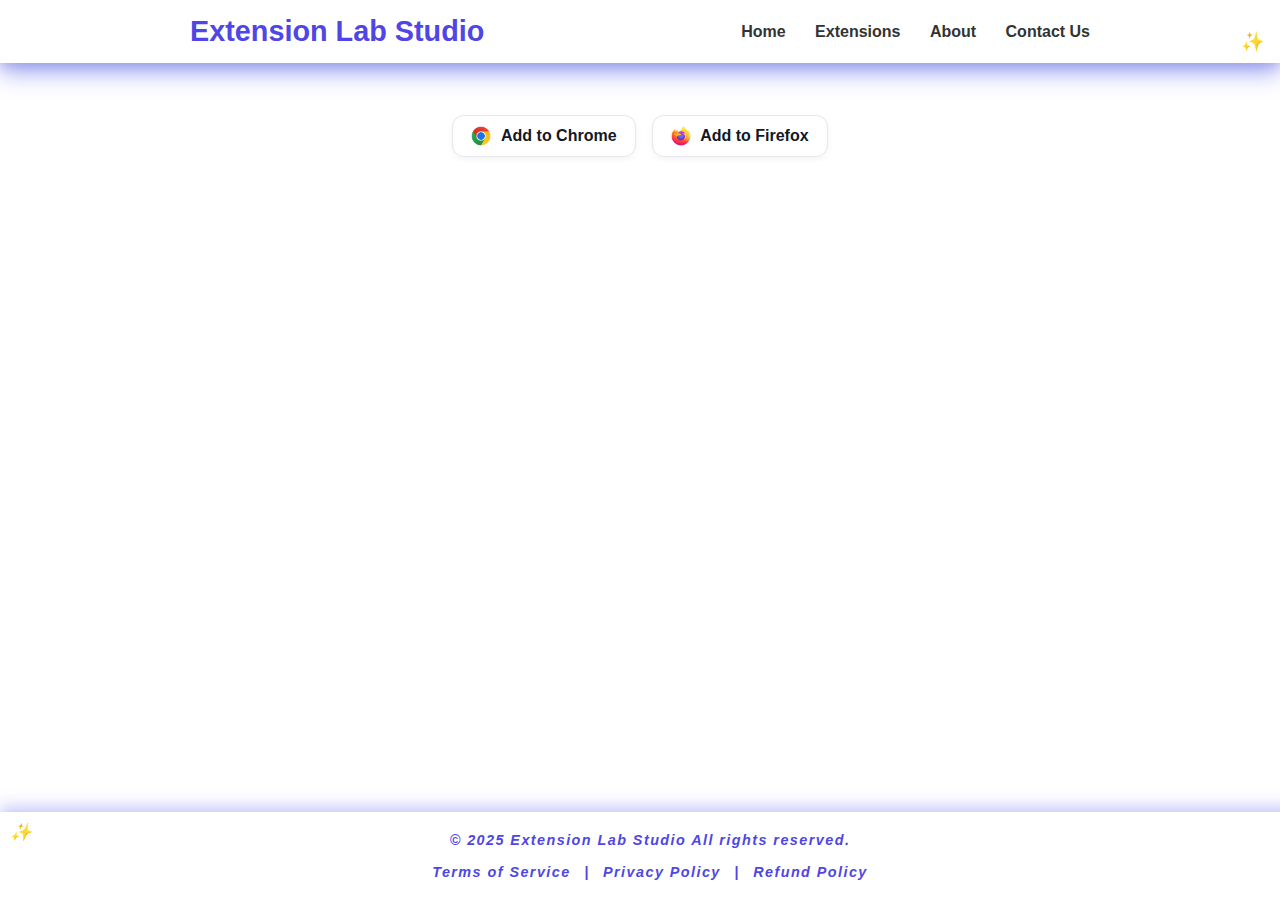
<file: index.html>
<!DOCTYPE html>
<html lang="en">
<head>
  <meta charset="UTF-8" />
  <meta name="viewport" content="width=device-width, initial-scale=1.0" />
  <title>Extension Lab Studio</title>
  <link rel="stylesheet" href="css/style-head-footer.css" />
  <link rel="stylesheet" href="css/style-main.css" />
</head>
<body>
  <!-- Подключаем header -->
  <div id="header"></div>

  <!-- Подключаем main -->
  <main id="main"></main>

  <!-- Подключаем footer -->
  <div id="footer"></div>

  <script src="js/script.js"></script>
</body>
</html>
</file>
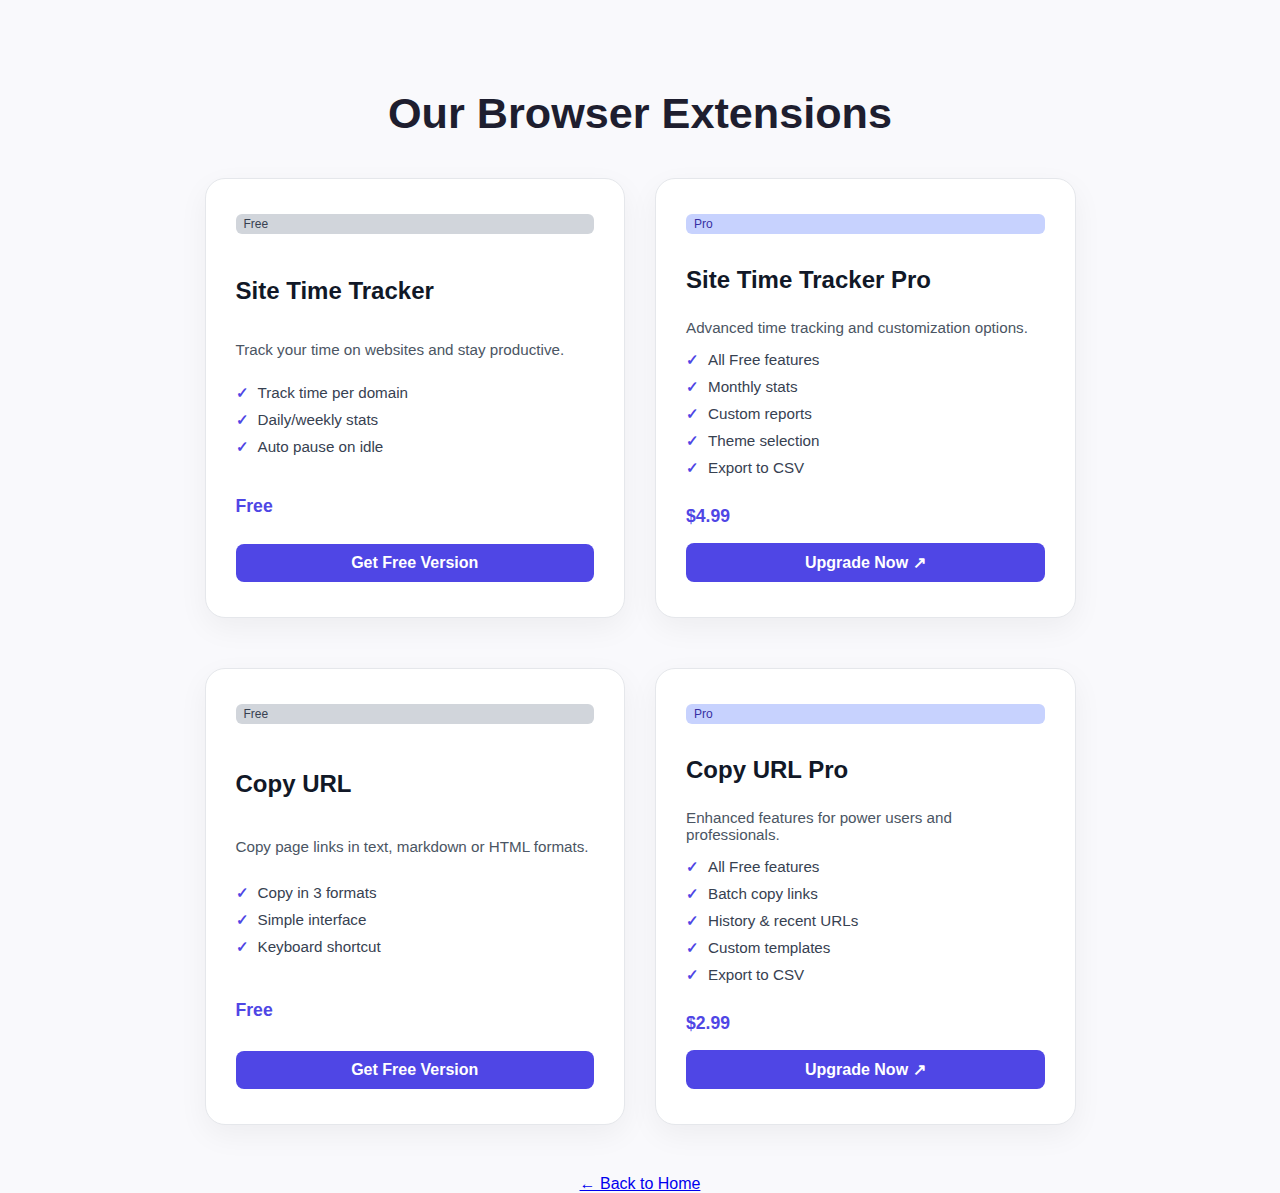
<file: extensions.html>
<!DOCTYPE html>
<html lang="en">
<head>
  <meta charset="UTF-8" />
  <meta name="viewport" content="width=device-width, initial-scale=1" />
  <title>Extensions – Extension Lab Studio</title>
  <link rel="stylesheet" href="css/style-head-footer.css" />
  <link rel="stylesheet" href="css/style-main.css" />
  <style>
    body {
      font-family: 'Inter', sans-serif;
      background-color: #f9f9fc;
      margin: 0;
      padding: 0;
      color: #333;
    }

    .extensions {
      max-width: 1100px;
      margin: 60px auto;
      padding: 0 20px;
      text-align: center;
    }

    .extensions h1 {
      font-size: 2.7rem;
      color: #1e1e2f;
      margin-bottom: 40px;
    }

    .pair {
      display: flex;
      flex-wrap: wrap;
      gap: 30px;
      justify-content: center;
      margin-bottom: 50px;
    }

    .card {
      flex: 1 1 300px;
      background: white;
      border: 1px solid #e5e7eb;
      border-radius: 20px;
      padding: 35px 30px;
      box-shadow: 0 10px 30px rgba(0, 0, 0, 0.05);
      text-align: left;
      display: flex;
      flex-direction: column;
      justify-content: space-between;
      transition: transform 0.2s ease, box-shadow 0.2s ease;
      max-width: 500px;
    }

    .card:hover {
      transform: translateY(-6px);
      box-shadow: 0 12px 40px rgba(79, 70, 229, 0.25);
    }

    .card h2 {
      font-size: 1.5rem;
      margin-bottom: 10px;
      color: #111827;
    }

    .card p {
      font-size: 0.95rem;
      margin-bottom: 15px;
      color: #4b5563;
    }

    .features {
      margin: 0 0 20px;
      padding: 0;
      list-style: none;
    }

    .features li {
      margin-bottom: 10px;
      padding-left: 22px;
      position: relative;
      color: #374151;
      font-size: 0.95rem;
    }

    .features li::before {
      content: '✓';
      position: absolute;
      left: 0;
      color: #4f46e5;
      font-weight: bold;
    }

    .price {
      font-size: 1.1rem;
      font-weight: 600;
      margin-bottom: 16px;
      color: #4f46e5;
    }

    .button {
      text-align: center;
      background-color: #4f46e5;
      color: white;
      padding: 10px 18px;
      border-radius: 8px;
      text-decoration: none;
      font-weight: 600;
      transition: background 0.3s ease;
    }

    .button:hover {
      background-color: #4338ca;
    }

    .back-home {
      display: inline-block;
      margin-top: 50px;
      text-decoration: none;
      color: #4f46e5;
      font-weight: 500;
      transition: color 0.2s ease;
    }

    .back-home:hover {
      color: #3730a3;
    }

    footer {
      margin-top: 60px;
    }

    .label {
      display: inline-block;
      padding: 3px 8px;
      font-size: 0.75rem;
      background-color: #d1d5db;
      border-radius: 6px;
      color: #374151;
      margin-bottom: 12px;
    }

    .pro .label {
      background-color: #c7d2fe;
      color: #3730a3;
    }
  </style>
</head>
<body>

  <section class="extensions">
    <h1>Our Browser Extensions</h1>

    <!-- Site Time Tracker -->
    <div class="pair">
      <div class="card">
        <span class="label">Free</span>
        <h2>Site Time Tracker</h2>
        <p>Track your time on websites and stay productive.</p>
        <ul class="features">
          <li>Track time per domain</li>
          <li>Daily/weekly stats</li>
          <li>Auto pause on idle</li>
        </ul>
        <div class="price">Free</div>
        <a href="#" class="button">Get Free Version</a>
      </div>

      <div class="card pro">
        <span class="label">Pro</span>
        <h2>Site Time Tracker Pro</h2>
        <p>Advanced time tracking and customization options.</p>
        <ul class="features">
          <li>All Free features</li>
          <li>Monthly stats</li>
          <li>Custom reports</li>
          <li>Theme selection</li>
          <li>Export to CSV</li>
        </ul>
        <div class="price">$4.99</div>
        <a href="#" class="button">Upgrade Now ↗</a>
      </div>
    </div>

    <!-- Copy URL -->
    <div class="pair">
      <div class="card">
        <span class="label">Free</span>
        <h2>Copy URL</h2>
        <p>Copy page links in text, markdown or HTML formats.</p>
        <ul class="features">
          <li>Copy in 3 formats</li>
          <li>Simple interface</li>
          <li>Keyboard shortcut</li>
        </ul>
        <div class="price">Free</div>
        <a href="#" class="button">Get Free Version</a>
      </div>

      <div class="card pro">
        <span class="label">Pro</span>
        <h2>Copy URL Pro</h2>
        <p>Enhanced features for power users and professionals.</p>
        <ul class="features">
          <li>All Free features</li>
          <li>Batch copy links</li>
          <li>History & recent URLs</li>
          <li>Custom templates</li>
          <li>Export to CSV</li>
        </ul>
        <div class="price">$2.99</div>
        <a href="#" class="button">Upgrade Now ↗</a>
      </div>
    </div>

 <a href="index.html" class="btn-back">← Back to Home</a>

  </section>

</body>
</html>
</file>
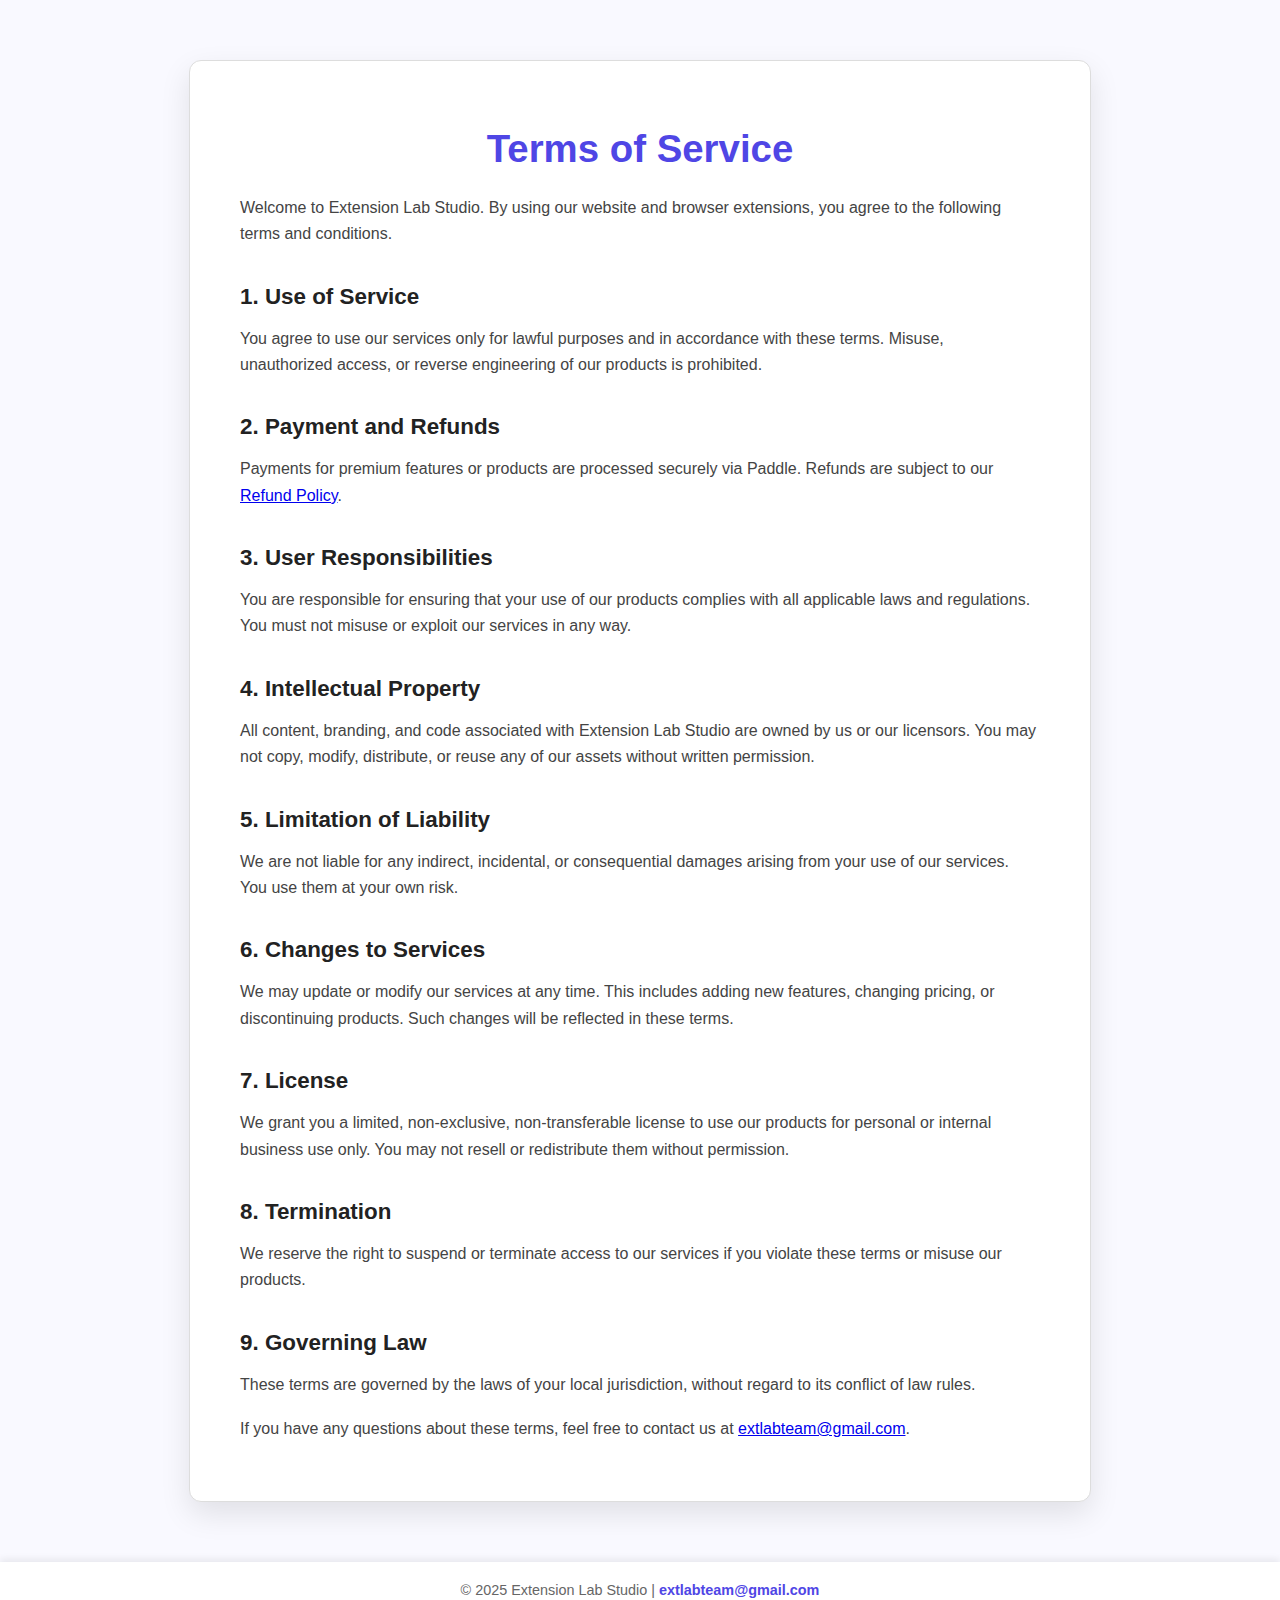
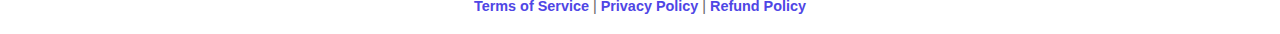
<file: privacy.html>
<!DOCTYPE html>
<html lang="en">
<head>
  <meta charset="UTF-8" />
  <meta name="viewport" content="width=device-width, initial-scale=1" />
  <title>Privacy Policy</title>
<link rel="stylesheet" href="css/style-policy.css" />

</head>
<body>

  <main class="policy-container">
  <div class="policy-box">
    <h1>Terms of Service</h1>
    <p>Welcome to Extension Lab Studio. By using our website and browser extensions, you agree to the following terms and conditions.</p>

    <h2>1. Use of Service</h2>
    <p>You agree to use our services only for lawful purposes and in accordance with these terms. Misuse, unauthorized access, or reverse engineering of our products is prohibited.</p>

    <h2>2. Payment and Refunds</h2>
    <p>Payments for premium features or products are processed securely via Paddle. Refunds are subject to our <a href="refund.html">Refund Policy</a>.</p>

    <h2>3. User Responsibilities</h2>
    <p>You are responsible for ensuring that your use of our products complies with all applicable laws and regulations. You must not misuse or exploit our services in any way.</p>

    <h2>4. Intellectual Property</h2>
    <p>All content, branding, and code associated with Extension Lab Studio are owned by us or our licensors. You may not copy, modify, distribute, or reuse any of our assets without written permission.</p>

    <h2>5. Limitation of Liability</h2>
    <p>We are not liable for any indirect, incidental, or consequential damages arising from your use of our services. You use them at your own risk.</p>

    <h2>6. Changes to Services</h2>
    <p>We may update or modify our services at any time. This includes adding new features, changing pricing, or discontinuing products. Such changes will be reflected in these terms.</p>

    <h2>7. License</h2>
    <p>We grant you a limited, non-exclusive, non-transferable license to use our products for personal or internal business use only. You may not resell or redistribute them without permission.</p>

    <h2>8. Termination</h2>
    <p>We reserve the right to suspend or terminate access to our services if you violate these terms or misuse our products.</p>

    <h2>9. Governing Law</h2>
    <p>These terms are governed by the laws of your local jurisdiction, without regard to its conflict of law rules.</p>

    <p>If you have any questions about these terms, feel free to contact us at <a href="mailto:extlabteam@gmail.com">extlabteam@gmail.com</a>.</p>
  </div>
</main>


  <footer>
    &copy; 2025 Extension Lab Studio | <a href="mailto:extlabteam@gmail.com">extlabteam@gmail.com</a><br>
    <nav class="footer-policies">
      <a href="terms.html">Terms of Service</a> |
      <a href="privacy.html">Privacy Policy</a> |
      <a href="refund.html">Refund Policy</a>
    </nav>
  </footer>

</body>
</html>
</file>
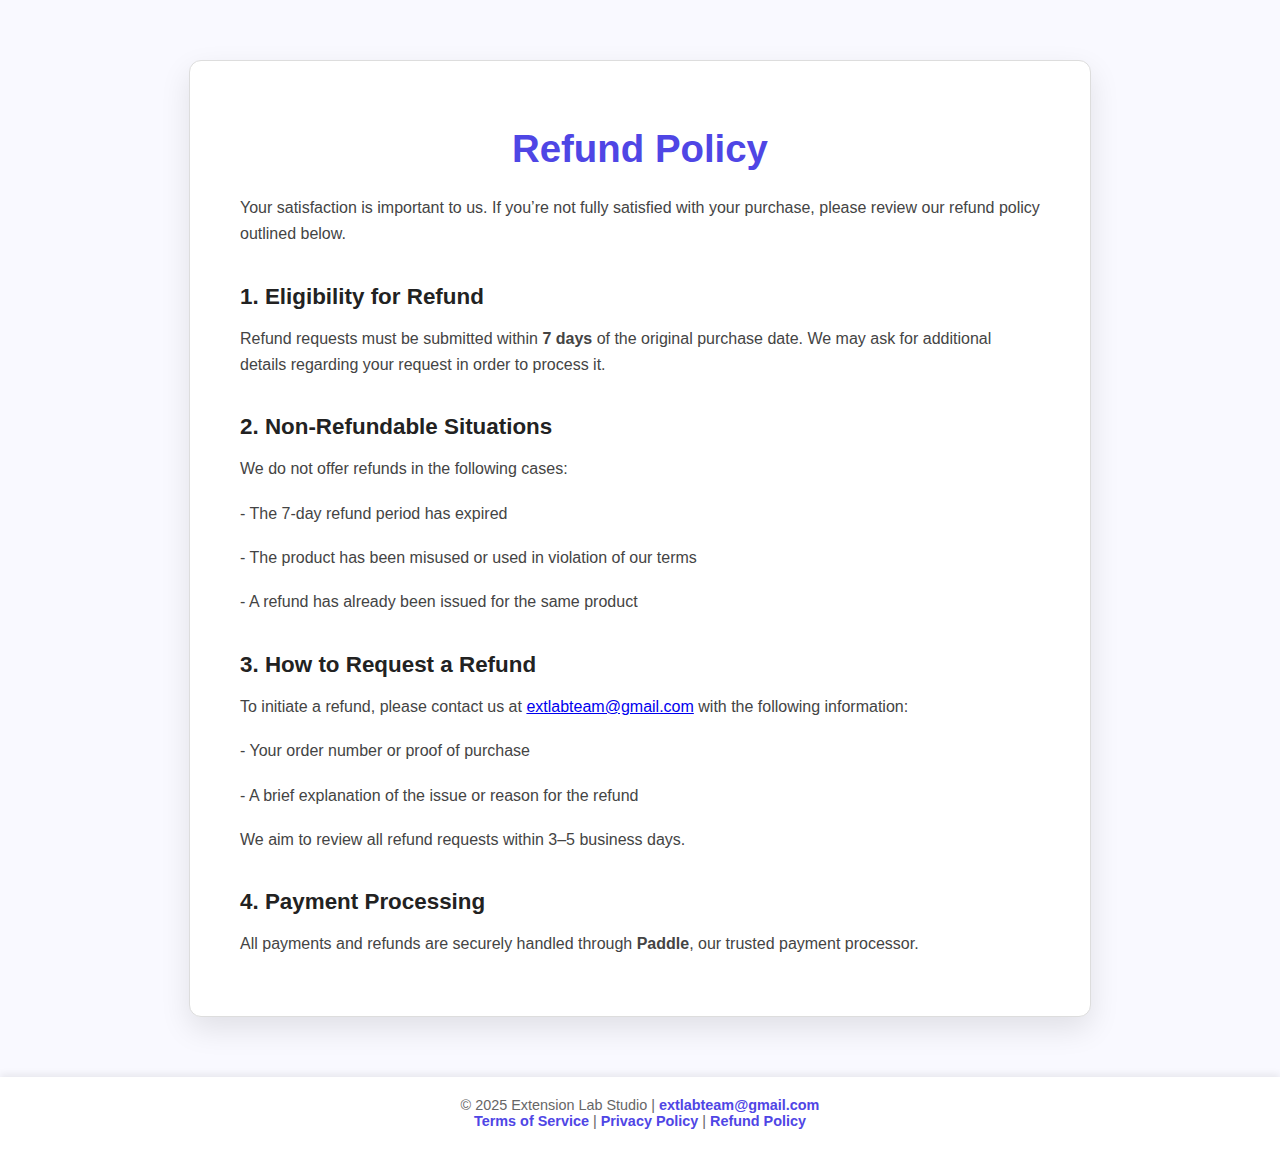
<file: refund.html>
<!DOCTYPE html>
<html lang="en">
<head>
  <meta charset="UTF-8" />
  <meta name="viewport" content="width=device-width, initial-scale=1" />
  <title>Refund Policy</title>
<link rel="stylesheet" href="css/style-policy.css" />
</head>
<body>

  <main class="policy-container">
  <div class="policy-box">
    <h1>Refund Policy</h1>
    <p>Your satisfaction is important to us. If you’re not fully satisfied with your purchase, please review our refund policy outlined below.</p>

    <h2>1. Eligibility for Refund</h2>
    <p>Refund requests must be submitted within <strong>7 days</strong> of the original purchase date. We may ask for additional details regarding your request in order to process it.</p>

    <h2>2. Non-Refundable Situations</h2>
    <p>We do not offer refunds in the following cases:</p>
    <p>- The 7-day refund period has expired</p>
    <p>- The product has been misused or used in violation of our terms</p>
    <p>- A refund has already been issued for the same product</p>

    <h2>3. How to Request a Refund</h2>
    <p>To initiate a refund, please contact us at <a href="mailto:extlabteam@gmail.com">extlabteam@gmail.com</a> with the following information:</p>
    <p>- Your order number or proof of purchase</p>
    <p>- A brief explanation of the issue or reason for the refund</p>
    <p>We aim to review all refund requests within 3–5 business days.</p>

    <h2>4. Payment Processing</h2>
    <p>All payments and refunds are securely handled through <strong>Paddle</strong>, our trusted payment processor.</p>
  </div>
</main>


  <footer>
    &copy; 2025 Extension Lab Studio | <a href="mailto:extlabteam@gmail.com">extlabteam@gmail.com</a><br>
    <nav class="footer-policies">
      <a href="terms.html">Terms of Service</a> |
      <a href="privacy.html">Privacy Policy</a> |
      <a href="refund.html">Refund Policy</a>
    </nav>
  </footer>

</body>
</html>
</file>
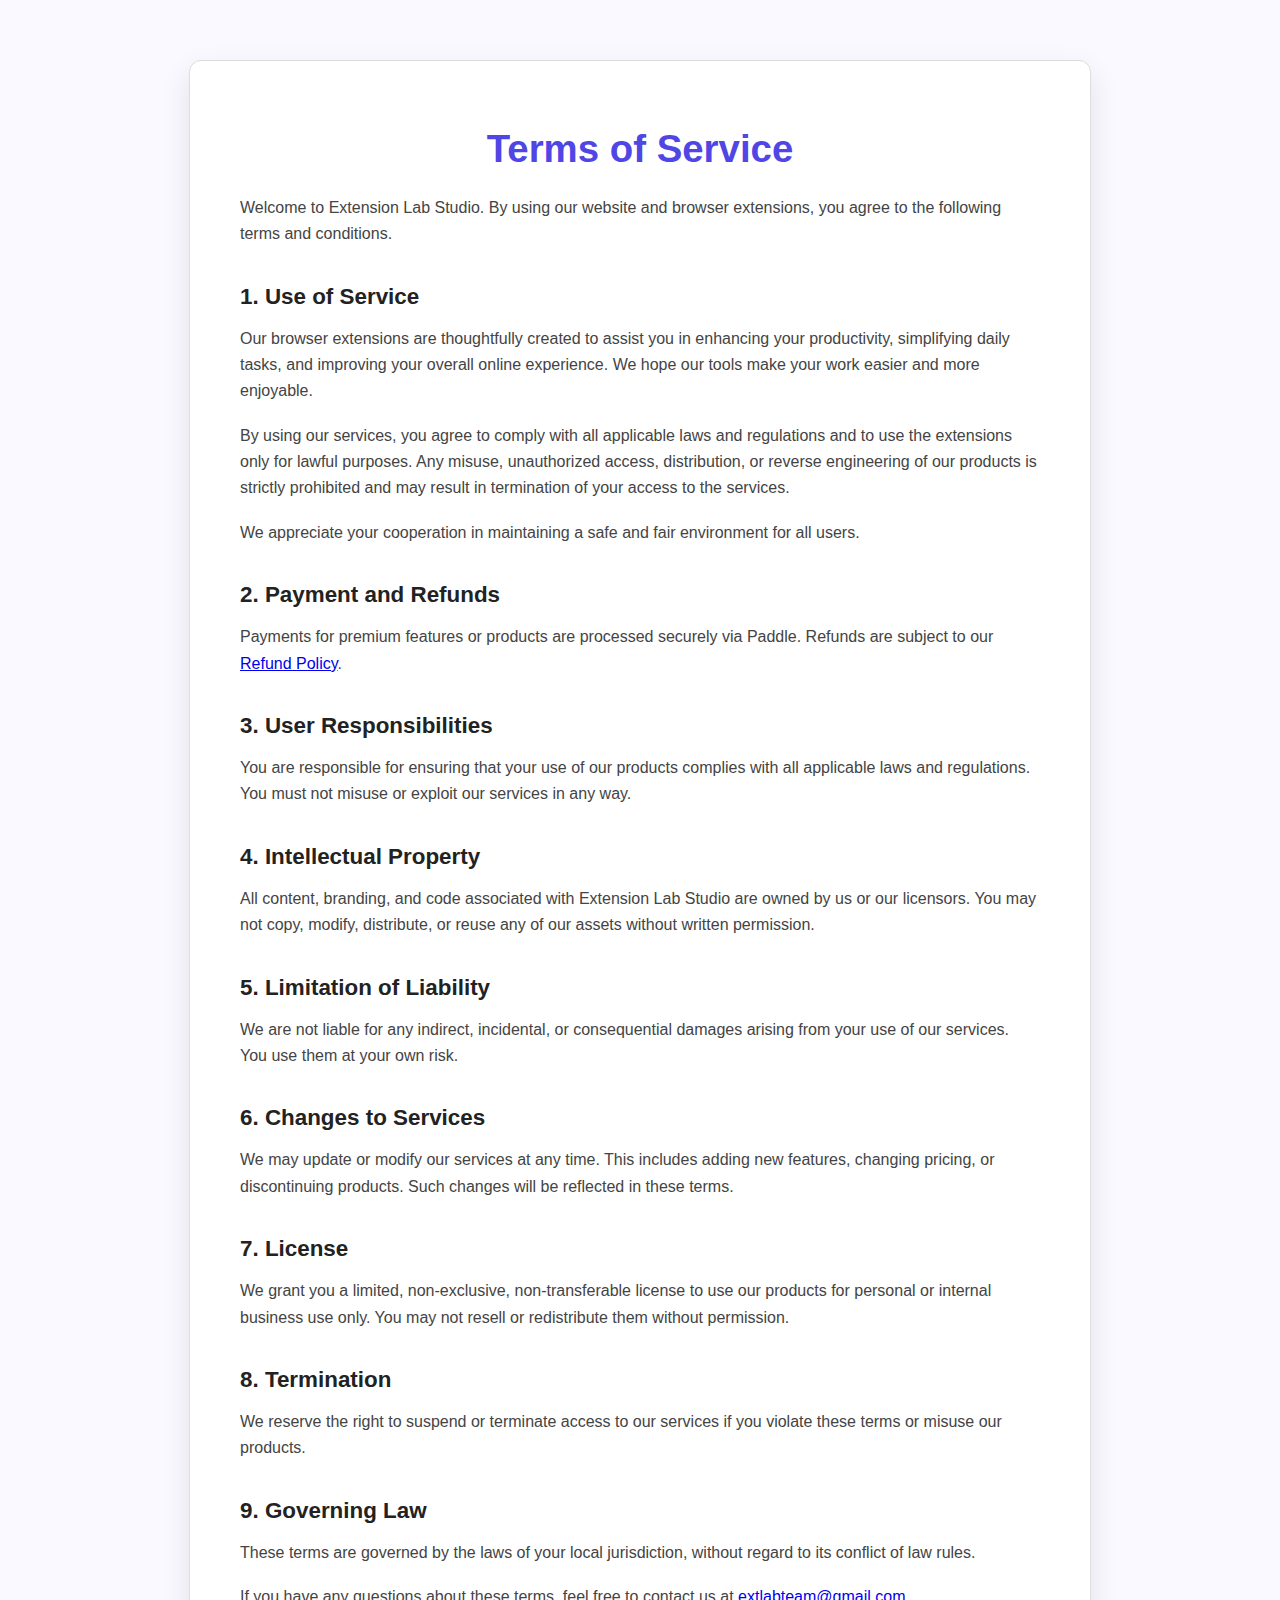
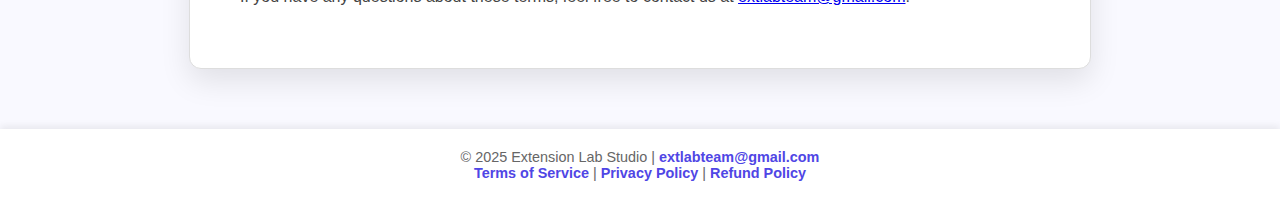
<file: terms.html>
<!DOCTYPE html>
<html lang="en">
<head>
  <meta charset="UTF-8" />
  <meta name="viewport" content="width=device-width, initial-scale=1" />
  <title>Terms of Service</title>
<link rel="stylesheet" href="css/style-policy.css" />

</head>
<body>

  <main class="policy-container">
  <div class="policy-box">
    <h1>Terms of Service</h1>
    <p>Welcome to Extension Lab Studio. By using our website and browser extensions, you agree to the following terms and conditions.</p>

   <h2>1. Use of Service</h2>
<p>Our browser extensions are thoughtfully created to assist you in enhancing your productivity, simplifying daily tasks, and improving your overall online experience. We hope our tools make your work easier and more enjoyable.</p>
<p>By using our services, you agree to comply with all applicable laws and regulations and to use the extensions only for lawful purposes. Any misuse, unauthorized access, distribution, or reverse engineering of our products is strictly prohibited and may result in termination of your access to the services.</p>
<p>We appreciate your cooperation in maintaining a safe and fair environment for all users.</p>


    <h2>2. Payment and Refunds</h2>
    <p>Payments for premium features or products are processed securely via Paddle. Refunds are subject to our <a href="refund.html">Refund Policy</a>.</p>

    <h2>3. User Responsibilities</h2>
    <p>You are responsible for ensuring that your use of our products complies with all applicable laws and regulations. You must not misuse or exploit our services in any way.</p>

    <h2>4. Intellectual Property</h2>
    <p>All content, branding, and code associated with Extension Lab Studio are owned by us or our licensors. You may not copy, modify, distribute, or reuse any of our assets without written permission.</p>

    <h2>5. Limitation of Liability</h2>
    <p>We are not liable for any indirect, incidental, or consequential damages arising from your use of our services. You use them at your own risk.</p>

    <h2>6. Changes to Services</h2>
    <p>We may update or modify our services at any time. This includes adding new features, changing pricing, or discontinuing products. Such changes will be reflected in these terms.</p>

    <h2>7. License</h2>
    <p>We grant you a limited, non-exclusive, non-transferable license to use our products for personal or internal business use only. You may not resell or redistribute them without permission.</p>

    <h2>8. Termination</h2>
    <p>We reserve the right to suspend or terminate access to our services if you violate these terms or misuse our products.</p>

    <h2>9. Governing Law</h2>
    <p>These terms are governed by the laws of your local jurisdiction, without regard to its conflict of law rules.</p>

    <p>If you have any questions about these terms, feel free to contact us at <a href="mailto:extlabteam@gmail.com">extlabteam@gmail.com</a>.</p>
  </div>
</main>

  <footer>
    &copy; 2025 Extension Lab Studio | <a href="mailto:extlabteam@gmail.com">extlabteam@gmail.com</a><br>
    <nav class="footer-policies">
      <a href="terms.html">Terms of Service</a> |
      <a href="privacy.html">Privacy Policy</a> |
      <a href="refund.html">Refund Policy</a>
    </nav>
  </footer>

</body>
</html>
</file>
<file: css/style-head-footer.css>
/* Сброс и базовые стили для header и footer */
header, footer {
  background-color: #fff;
  box-shadow: 0 2px 5px rgba(0,0,0,0.1);
  width: 100%;
  padding: 15px 0;
  font-family: 'Inter', sans-serif;
  transition: box-shadow 0.3s ease;
  position: relative;
}

/* Подсветка для header */
header {
  box-shadow:
    0 6px 15px rgba(75, 85, 239, 0.3), /* подсветка снизу */
    0 2px 5px rgba(0,0,0,0.05);
}

header:hover {
  box-shadow:
    0 8px 25px rgba(75, 85, 239, 0.6), /* усиленная подсветка при ховере */
    0 4px 10px rgba(0,0,0,0.1);
}

/* Звёздочка справа внизу header */
header::after {
  content: "✨";
  font-weight: 900;
  font-size: 1.2rem;
  color: #6366f1;
  position: absolute;
  bottom: 10px;
  right: 15px;
  user-select: none;
}

/* Контейнер для центрирования и отступов */
.container {
  max-width: 900px;
  margin: 0 auto;
  padding: 0 20px;
  display: flex;
  align-items: center;
  justify-content: space-between;
}

/* Логотип */
.logo {
  font-weight: 700;
  font-size: 1.8rem;
  color: #4f46e5;
  text-decoration: none;
  user-select: none;
}

/* Навигационные ссылки */
.nav-links a {
  margin-left: 25px;
  font-weight: 600;
  color: #333;
  text-decoration: none;
  transition: color 0.3s ease;
}

.nav-links a:hover {
  color: #4f46e5;
  text-decoration: none; /* убираем подчеркивание */
}



/* Чтобы футер всегда был внизу, даже если мало контента */
html, body {
  height: 100%;
  margin: 0;
  display: flex;
  flex-direction: column;
  font-family: 'Inter', sans-serif;
}

body {
  flex: 1;
  display: flex;
  flex-direction: column;
}

main {
  flex: 1;
  max-width: 900px;
  margin: 0 auto;
  padding: 20px;
  width: 100%;
}



footer {
  background: #fff;
  padding: 20px 10px;
  text-align: center;
  font-size: 0.9rem;
  color: #4f46e5;       /* приятный синий оттенок */
  font-weight: 600;
  letter-spacing: 0.1em;
  font-style: italic;
  box-shadow: 
    0 -6px 15px rgba(75, 85, 239, 0.3),  /* подсветка сверху */
    0 2px 5px rgba(0,0,0,0.1);
  position: relative;
  transition: background-color 0.3s ease, color 0.3s ease, box-shadow 0.3s ease;
}

footer:hover {
  background-color: #f0f4ff; /* лёгкая подсветка при наведении */
  color: #3b34b3;
  box-shadow: 
    0 -8px 25px rgba(75, 85, 239, 0.6),  /* усиленная подсветка сверху при ховере */
    0 4px 10px rgba(75, 85, 239, 0.3);
}

footer::before {
  content: "✨"; /* иконка или символ */
  font-weight: 900;
  font-size: 1.1rem;
  color: #6366f1;
  position: absolute;
  top: 10px;
  left: 10px;
}

footer p {
  margin: 0;
  font-size: 0.9rem;
  color: #667;
  line-height: 1.5;
  transition: color 0.3s ease;
}

footer a {
  color: #4f46e5;
  text-decoration: none;
  font-weight: 600;
  transition: color 0.3s ease, text-shadow 0.3s ease;
  margin: 0 8px;
}

footer a:hover {
  color: #2c1db0;
  text-decoration: underline;
  text-shadow: 0 0 5px #2c1db0;
}
</file>
<file: css/style-main.css>
.download-buttons {
  display: flex;
  flex-wrap: wrap;
  justify-content: center;
  gap: 1rem;
  margin-top: 2rem;
}

.download-btn {
  display: flex;
  align-items: center;
  gap: 0.6rem;
  padding: 10px 18px;
  font-size: 1rem;
  font-weight: 600;
  background: #fff;
  border: 1px solid #e5e7eb;
  border-radius: 12px;
  box-shadow: 0 2px 6px rgba(0, 0, 0, 0.05);
  text-decoration: none;
  color: #111827;
  transition: all 0.2s ease;
}

.download-btn img {
  width: 20px;
  height: 20px;
}

.download-btn:hover {
  transform: translateY(-2px);
  box-shadow: 0 6px 14px rgba(0, 0, 0, 0.1);
  border-color: #c7d2fe;
  background: #f9fafb;
}
</file>
<file: css/style-policy.css>
/* Общие стили для body */
body {
  margin: 0;
  font-family: 'Inter', sans-serif;
  background: #f9f9ff;
  color: #333;
  display: flex;
  flex-direction: column;
  min-height: 100vh;
  -webkit-font-smoothing: antialiased; /* для более гладкого шрифта */
  -moz-osx-font-smoothing: grayscale;
}

/* Основной контейнер с центровкой */
main.policy-container {
  flex: 1;
  display: flex;
  align-items: center;
  justify-content: center;
  padding: 60px 20px;
  background: #f9f9ff;
}

/* Политика в коробке с тенью */
.policy-box {
  background: #fff;
  border: 1px solid #ddd;
  border-radius: 12px;
  padding: 40px 50px;
  max-width: 800px;
  width: 100%;
  box-shadow: 0 12px 30px rgba(0, 0, 0, 0.1);
  transition: box-shadow 0.3s ease;
}

.policy-box:hover {
  box-shadow: 0 16px 40px rgba(0, 0, 0, 0.15);
}

/* Заголовок страницы */
.policy-box h1 {
  text-align: center;
  color: #4f46e5; /* красивый синий */
  font-size: 2.4rem;
  margin-bottom: 24px;
  font-weight: 700;
}

/* Заголовки разделов */
.policy-box h2 {
  margin-top: 36px;
  margin-bottom: 16px;
  color: #222;
  font-weight: 600;
  font-size: 1.4rem;
}

/* Абзацы */
.policy-box p {
  line-height: 1.65;
  margin-bottom: 18px;
  font-size: 1rem;
  color: #444;
}

/* Списки в контенте */
.policy-box ul {
  margin: 12px 0 18px 20px;
  color: #555;
}

.policy-box ul li {
  margin-bottom: 8px;
}

/* Подвал страницы */
footer {
  background: #fff;
  padding: 20px 10px;
  text-align: center;
  font-size: 0.9rem;
  color: #666;
  box-shadow: 0 -3px 7px rgba(0, 0, 0, 0.07);
  user-select: none;
}

/* Ссылки в футере */
footer a {
  color: #4f46e5;
  text-decoration: none;
  font-weight: 600;
  transition: color 0.25s ease;
}

footer a:hover {
  text-decoration: underline;
  color: #3730a3; /* чуть темнее при ховере */
}
</file>
